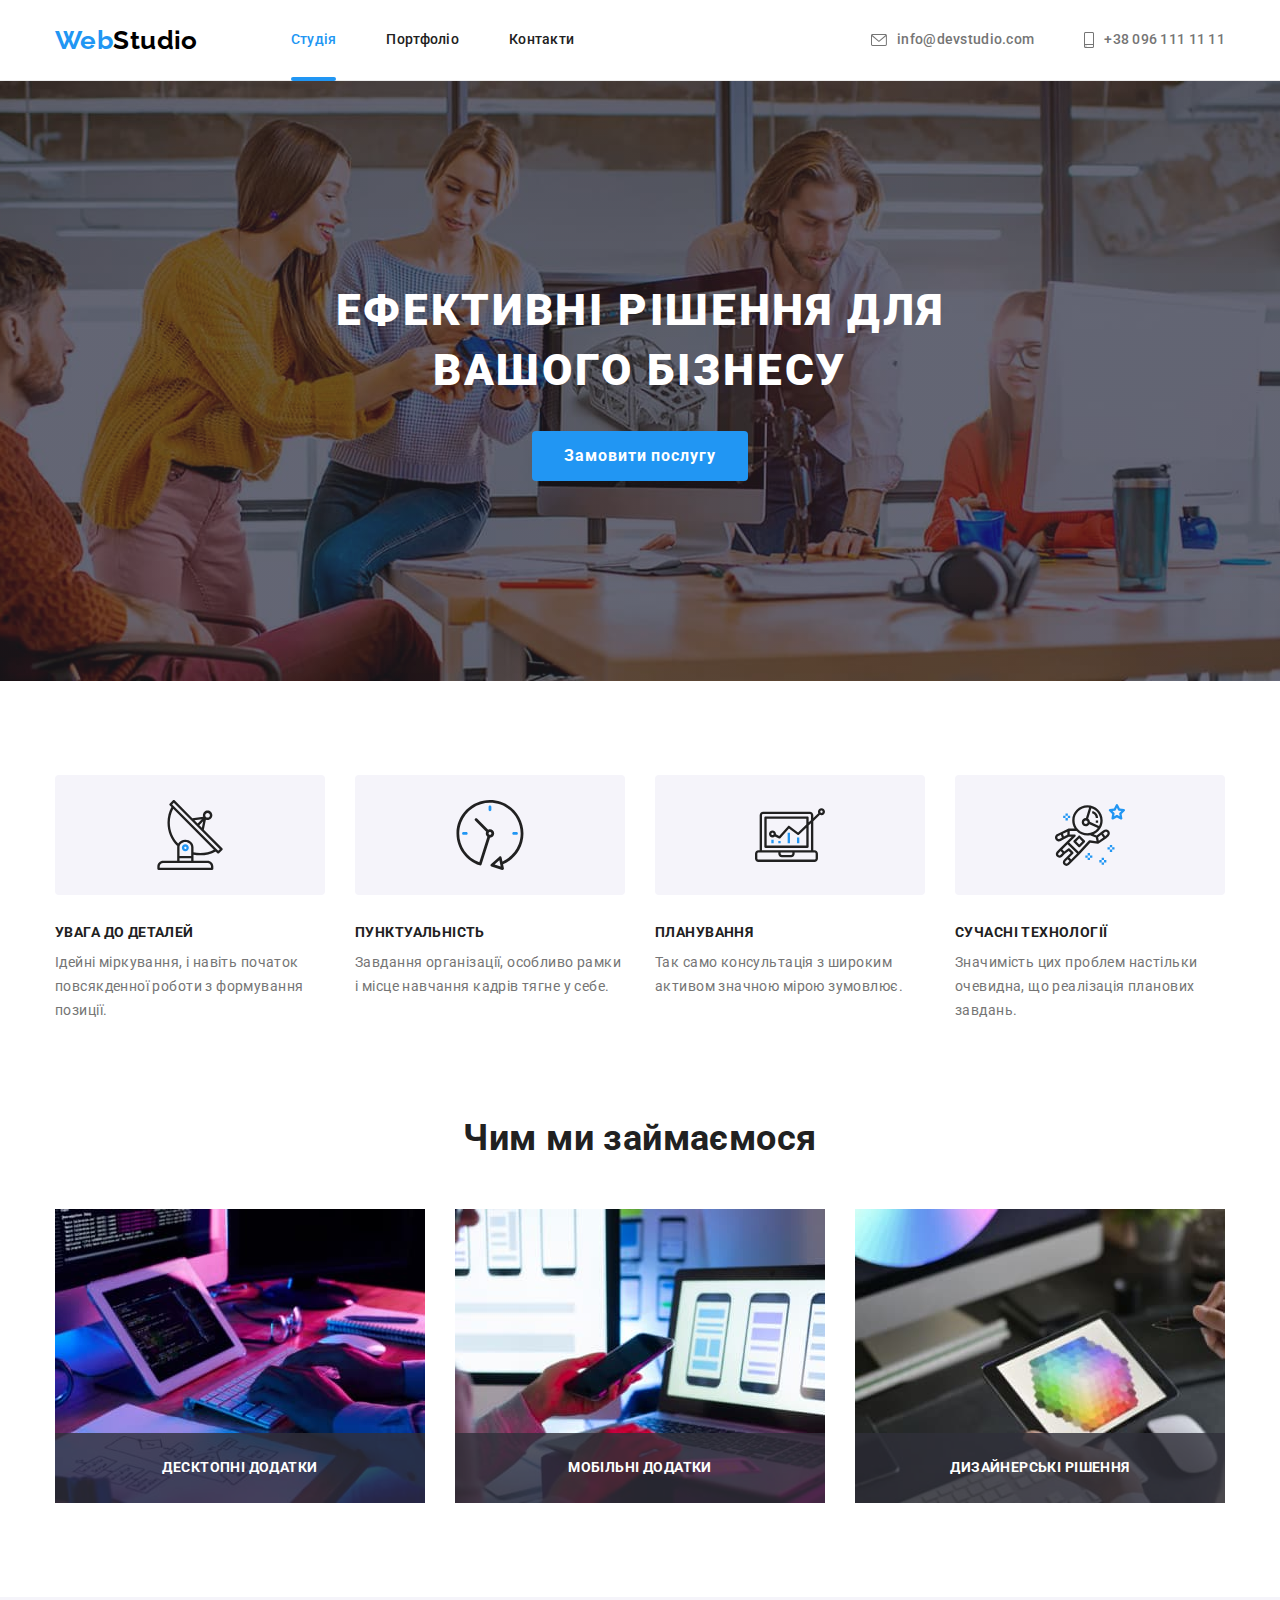
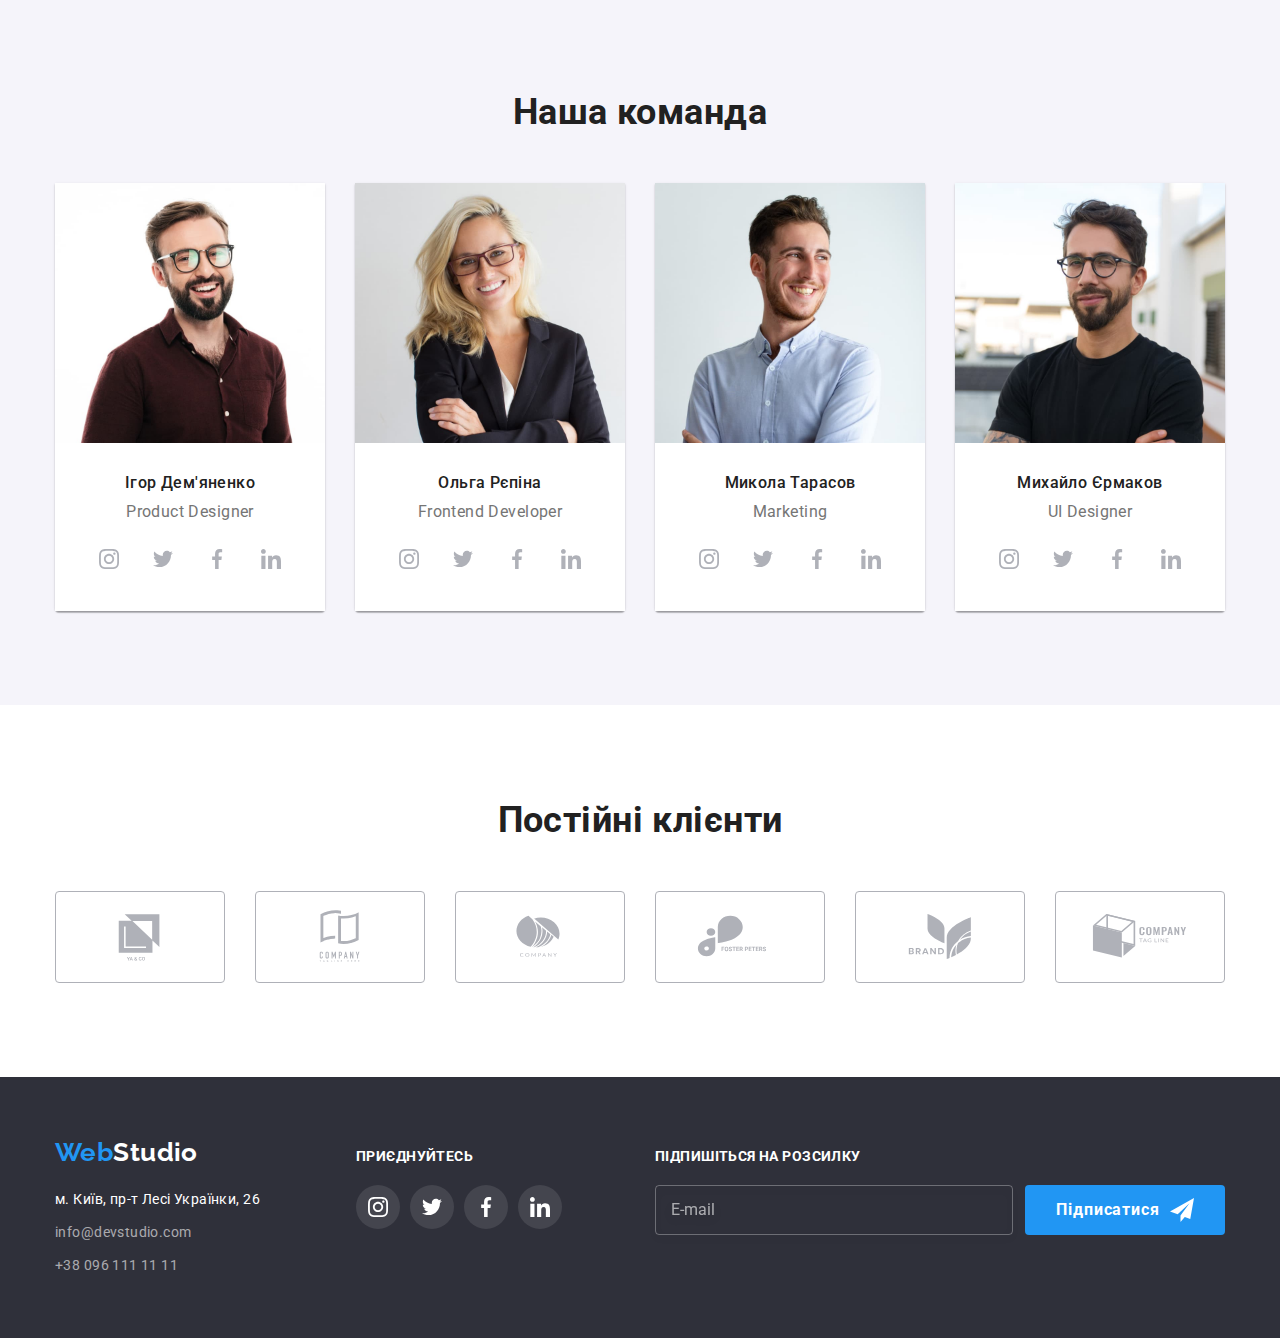
<file: index.html>
<!DOCTYPE html>
<html lang="uk">
  <head>
    <meta charset="UTF-8" />
    <meta http-equiv="X-UA-Compatible" content="IE=edge" />
    <meta name="viewport" content="width=device-width, initial-scale=1.0" />
    <title>Студія</title>
    <link
      rel="stylesheet"
      href="https://cdnjs.cloudflare.com/ajax/libs/modern-normalize/1.1.0/modern-normalize.min.css"
    />
    <link rel="preconnect" href="https://fonts.googleapis.com" />
    <link rel="preconnect" href="https://fonts.gstatic.com" crossorigin />
    <link
      href="https://fonts.googleapis.com/css2?family=Raleway:wght@700&family=Roboto:wght@400;500;700;900&display=swap"
      rel="stylesheet"
    />
    <link rel="stylesheet" href="./css/styles.css" />
  </head>
  <body>
    <header class="header">
      <div class="container header-wrap">
        <nav class="nav">
          <a class="logo" href="./index.html" lang="en"><span>Web</span>Studio</a>
          <ul class="list site-nav">
            <li class="nav-item">
              <a class="link nav-link current" href="./index.html">Студія</a>
            </li>
            <li class="nav-item"><a class="link nav-link" href="./portfolio.html">Портфоліо</a></li>
            <li class="nav-item"><a class="link nav-link" href="">Контакти</a></li>
          </ul>
        </nav>

        <ul class="list header-contacts">
          <li class="contacts-item">
            <a
              class="link contacts-link"
              href="mailto:info@devstudio.com"
              aria-label="mail"
              lang="en"
            >
              <svg class="contacts-icon" width="16" height="12">
                <use href="./images/icons.svg#envelope"></use>
              </svg>
              info@devstudio.com</a
            >
          </li>
          <li class="contacts-item">
            <a class="link contacts-link" href="tel:+380961111111" area-label="phone">
              <svg class="contacts-icon" width="10" height="16">
                <use href="./images/icons.svg#smartphone"></use>
              </svg>
              +38 096 111 11 11</a
            >
          </li>
        </ul>
      </div>
    </header>

    <main>
      <!-- Hero -->

      <section class="section hero">
        <div class="hero-wrap">
          <h1 class="hero-title">Ефективні рішення для вашого бізнесу</h1>
          <button class="hero-btn" type="button" data-modal-open>Замовити послугу</button>
        </div>
      </section>

      <!-- Benefits -->

      <section class="section benefits">
        <div class="container benefits-wrap">
          <h2 class="benefits-title">Особливості</h2>
          <ul class="list benefits-list">
            <li class="benefits-item">
              <div class="benefits-icon-wrap">
                <svg class="benefits-icon" width="70" height="70">
                  <use href="./images/icons.svg#antenna"></use>
                </svg>
              </div>
              <h3 class="title benefits-subtitle">УВАГА ДО ДЕТАЛЕЙ</h3>
              <p>Ідейні міркування, і навіть початок повсякденної роботи з формування позиції.</p>
            </li>
            <li class="benefits-item">
              <div class="benefits-icon-wrap">
                <svg class="benefits-icon" width="70" height="70">
                  <use href="./images/icons.svg#clock"></use>
                </svg>
              </div>
              <h3 class="title benefits-subtitle">ПУНКТУАЛЬНІСТЬ</h3>
              <p>Завдання організації, особливо рамки і місце навчання кадрів тягне у себе.</p>
            </li>
            <li class="benefits-item">
              <div class="benefits-icon-wrap">
                <svg class="benefits-icon" width="70" height="70">
                  <use href="./images/icons.svg#diagram"></use>
                </svg>
              </div>
              <h3 class="title benefits-subtitle">ПЛАНУВАННЯ</h3>
              <p>Так само консультація з широким активом значною мірою зумовлює.</p>
            </li>
            <li class="benefits-item">
              <div class="benefits-icon-wrap">
                <svg class="benefits-icon" width="70" height="70">
                  <use href="./images/icons.svg#astronaut"></use>
                </svg>
              </div>
              <h3 class="title benefits-subtitle">СУЧАСНІ ТЕХНОЛОГІЇ</h3>
              <p>Значимість цих проблем настільки очевидна, що реалізація планових завдань.</p>
            </li>
          </ul>
        </div>
      </section>

      <!-- Examples -->

      <section class="section examples">
        <div class="container examples-wrap">
          <h2 class="examples-title">Чим ми займаємося</h2>
          <ul class="list examples-list">
            <li>
              <div class="examples-thumb">
                <img src="./images/layout.jpg" alt="Верстка" width="370" />
                <p class="examples-thumb-text">Десктопні додатки</p>
              </div>
            </li>
            <li>
              <div class="examples-thumb">
                <img src="./images/design.jpg" alt="Дизайн" width="370" />
                <p class="examples-thumb-text">Мобільні додатки</p>
              </div>
            </li>
            <li>
              <div class="examples-thumb">
                <img src="./images/styles.jpg" alt="Стилізація" width="370" />
                <p class="examples-thumb-text">Дизайнерські рішення</p>
              </div>
            </li>
          </ul>
        </div>
      </section>

      <!-- Team -->

      <section class="section team">
        <div class="container team-wrap">
          <h2 class="team-title">Наша команда</h2>
          <ul class="list team-list">
            <li class="team-item">
              <img src="./images/igor.jpg" alt="Портрет Ігор Дем'яненко" width="270" />
              <div class="team-members-wrap">
                <h3 class="title team-subtitle">Ігор Дем'яненко</h3>
                <p class="text team-text" lang="en">Product Designer</p>
                <ul class="social-list">
                  <li class="social-item">
                    <a
                      class="social-link"
                      href="https://www.instagram.com/"
                      target="_blank"
                      rel="noopener noreferrer"
                      area-label="instagram"
                    >
                      <svg class="social-icon" width="20" height="20">
                        <use href="./images/icons.svg#instagram"></use>
                      </svg>
                    </a>
                  </li>
                  <li class="social-item">
                    <a
                      class="social-link"
                      href="https://www.twitter.com/"
                      target="_blank"
                      rel="noopener noreferrer"
                      area-label="twitter"
                    >
                      <svg class="social-icon" width="20" height="20">
                        <use href="./images/icons.svg#twitter"></use>
                      </svg>
                    </a>
                  </li>
                  <li class="social-item">
                    <a
                      class="social-link"
                      href="https://www.facebook.com/"
                      target="_blank"
                      rel="noopener noreferrer"
                      area-label="facebook"
                    >
                      <svg class="social-icon" width="20" height="20">
                        <use href="./images/icons.svg#facebook"></use>
                      </svg>
                    </a>
                  </li>
                  <li class="social-item">
                    <a
                      class="social-link"
                      href="https://www.linkedin.com/"
                      target="_blank"
                      rel="noopener noreferrer"
                      area-label="linkedin"
                    >
                      <svg class="social-icon" width="20" height="20">
                        <use href="./images/icons.svg#linkedin"></use>
                      </svg>
                    </a>
                  </li>
                </ul>
              </div>
            </li>
            <li class="team-item">
              <img src="./images/olga.jpg" alt="Портрет Ольга Рєпіна" width="270" />
              <div class="team-members-wrap">
                <h3 class="title team-subtitle">Ольга Рєпіна</h3>
                <p class="text team-text" lang="en">Frontend Developer</p>
                <ul class="social-list">
                  <li class="social-item">
                    <a
                      class="social-link"
                      href="https://www.instagram.com/"
                      target="_blank"
                      rel="noopener noreferrer"
                      area-label="instagram"
                    >
                      <svg class="social-icon" width="20" height="20">
                        <use href="./images/icons.svg#instagram"></use>
                      </svg>
                    </a>
                  </li>
                  <li class="social-item">
                    <a
                      class="social-link"
                      href="https://www.twitter.com/"
                      target="_blank"
                      rel="noopener noreferrer"
                      area-label="twitter"
                    >
                      <svg class="social-icon" width="20" height="20">
                        <use href="./images/icons.svg#twitter"></use>
                      </svg>
                    </a>
                  </li>
                  <li class="social-item">
                    <a
                      class="social-link"
                      href="https://www.facebook.com/"
                      target="_blank"
                      rel="noopener noreferrer"
                      area-label="facebook"
                    >
                      <svg class="social-icon" width="20" height="20">
                        <use href="./images/icons.svg#facebook"></use>
                      </svg>
                    </a>
                  </li>
                  <li class="social-item">
                    <a
                      class="social-link"
                      href="https://www.linkedin.com/"
                      target="_blank"
                      rel="noopener noreferrer"
                      area-label="linkedin"
                    >
                      <svg class="social-icon" width="20" height="20">
                        <use href="./images/icons.svg#linkedin"></use>
                      </svg>
                    </a>
                  </li>
                </ul>
              </div>
            </li>
            <li class="team-item">
              <img src="./images/mykola.jpg" alt="Портрет Микола Тарасов" width="270" />
              <div class="team-members-wrap">
                <h3 class="title team-subtitle">Микола Тарасов</h3>
                <p class="text team-text" lang="en">Marketing</p>
                <ul class="social-list">
                  <li class="social-item">
                    <a
                      class="social-link"
                      href="https://www.instagram.com/"
                      target="_blank"
                      rel="noopener noreferrer"
                      area-label="instagram"
                    >
                      <svg class="social-icon" width="20" height="20">
                        <use href="./images/icons.svg#instagram"></use>
                      </svg>
                    </a>
                  </li>
                  <li class="social-item">
                    <a
                      class="social-link"
                      href="https://www.twitter.com/"
                      target="_blank"
                      rel="noopener noreferrer"
                      area-label="twitter"
                    >
                      <svg class="social-icon" width="20" height="20">
                        <use href="./images/icons.svg#twitter"></use>
                      </svg>
                    </a>
                  </li>
                  <li class="social-item">
                    <a
                      class="social-link"
                      href="https://www.facebook.com/"
                      target="_blank"
                      rel="noopener noreferrer"
                      area-label="facebook"
                    >
                      <svg class="social-icon" width="20" height="20">
                        <use href="./images/icons.svg#facebook"></use>
                      </svg>
                    </a>
                  </li>
                  <li class="social-item">
                    <a
                      class="social-link"
                      href="https://www.linkedin.com/"
                      target="_blank"
                      rel="noopener noreferrer"
                      area-label="linkedin"
                    >
                      <svg class="social-icon" width="20" height="20">
                        <use href="./images/icons.svg#linkedin"></use>
                      </svg>
                    </a>
                  </li>
                </ul>
              </div>
            </li>
            <li class="team-item">
              <img src="./images/mykhaylo.jpg" alt="Портрет Михайло Єрмаков" width="270" />
              <div class="team-members-wrap">
                <h3 class="title team-subtitle">Михайло Єрмаков</h3>
                <p class="text team-text" lang="en">UI Designer</p>
                <ul class="social-list">
                  <li class="social-item">
                    <a
                      class="social-link"
                      href="https://www.instagram.com/"
                      target="_blank"
                      rel="noopener noreferrer"
                      area-label="instagram"
                    >
                      <svg class="social-icon" width="20" height="20">
                        <use href="./images/icons.svg#instagram"></use>
                      </svg>
                    </a>
                  </li>
                  <li class="social-item">
                    <a
                      class="social-link"
                      href="https://www.twitter.com/"
                      target="_blank"
                      rel="noopener noreferrer"
                      area-label="twitter"
                    >
                      <svg class="social-icon" width="20" height="20">
                        <use href="./images/icons.svg#twitter"></use>
                      </svg>
                    </a>
                  </li>
                  <li class="social-item">
                    <a
                      class="social-link"
                      href="https://www.facebook.com/"
                      target="_blank"
                      rel="noopener noreferrer"
                      area-label="facebook"
                    >
                      <svg class="social-icon" width="20" height="20">
                        <use href="./images/icons.svg#facebook"></use>
                      </svg>
                    </a>
                  </li>
                  <li class="social-item">
                    <a
                      class="social-link"
                      href="https://www.linkedin.com/"
                      target="_blank"
                      rel="noopener noreferrer"
                      area-label="linkedin"
                    >
                      <svg class="social-icon" width="20" height="20">
                        <use href="./images/icons.svg#linkedin"></use>
                      </svg>
                    </a>
                  </li>
                </ul>
              </div>
            </li>
          </ul>
        </div>
      </section>

      <!-- Clients -->

      <section class="section clients">
        <div class="container clients-wrap">
          <h2 class="clients-title">Постійні клієнти</h2>
          <ul class="clients-list">
            <li class="clients-item">
              <a class="clients-link" href="" area-label="client1">
                <svg class="clients-icon" width="106" height="60">
                  <use href="./images/icons.svg#logo1"></use>
                </svg>
              </a>
            </li>
            <li class="clients-item">
              <a class="clients-link" href="" area-label="client2">
                <svg class="clients-icon" width="106" height="60">
                  <use href="./images/icons.svg#logo2"></use>
                </svg>
              </a>
            </li>
            <li class="clients-item">
              <a class="clients-link" href="" area-label="client3">
                <svg class="clients-icon" width="106" height="60">
                  <use href="./images/icons.svg#logo3"></use>
                </svg>
              </a>
            </li>
            <li class="clients-item">
              <a class="clients-link" href="" area-label="client4">
                <svg class="clients-icon" width="106" height="60">
                  <use href="./images/icons.svg#logo4"></use>
                </svg>
              </a>
            </li>
            <li class="clients-item">
              <a class="clients-link" href="" area-label="client5">
                <svg class="clients-icon" width="106" height="60">
                  <use href="./images/icons.svg#logo5"></use>
                </svg>
              </a>
            </li>
            <li class="clients-item">
              <a class="clients-link" href="" area-label="client6">
                <svg class="clients-icon" width="106" height="60">
                  <use href="./images/icons.svg#logo6"></use>
                </svg>
              </a>
            </li>
          </ul>
        </div>
      </section>
    </main>

    <footer class="footer">
      <div class="container footer-wrap">
        <div class="footer-address-wrap">
          <a class="logo" href="./index.html" lang="en"><span>Web</span>Studio</a>
          <address>
            <ul class="list footer-list">
              <li class="footer-list-item">
                <a
                  class="location"
                  href="https://goo.gl/maps/Taf8EiEHnWQmHK9a6"
                  target="_blank"
                  rel="noopener noreferrer"
                  >м. Київ, пр-т Лесі Українки, 26</a
                >
              </li>
              <li class="footer-list-item">
                <a class="link" href="mailto:info@devstudio.com" lang="en">info@devstudio.com</a>
              </li>
              <li class="footer-list-item">
                <a class="link" href="tel:+380961111111">+38 096 111 11 11</a>
              </li>
            </ul>
          </address>
        </div>
        <div class="footer-social-wrap">
          <p class="footer-text">приєднуйтесь</p>
          <ul class="footer-social-list">
            <li class="footer-social-item">
              <a
                class="footer-social-link"
                href="https://www.instagram.com/"
                target="_blank"
                rel="noopener noreferrer"
                area-label="instagram"
              >
                <svg class="footer-social-icon" width="20" height="20">
                  <use href="./images/icons.svg#instagram"></use>
                </svg>
              </a>
            </li>
            <li class="footer-social-item">
              <a
                class="footer-social-link"
                href="https://www.twitter.com/"
                target="_blank"
                rel="noopener noreferrer"
                area-label="twitter"
              >
                <svg class="footer-social-icon" width="20" height="20">
                  <use href="./images/icons.svg#twitter"></use>
                </svg>
              </a>
            </li>
            <li class="footer-social-item">
              <a
                class="footer-social-link"
                href="https://www.facebook.com/"
                target="_blank"
                rel="noopener noreferrer"
                area-label="facebook"
              >
                <svg class="footer-social-icon" width="20" height="20">
                  <use href="./images/icons.svg#facebook"></use>
                </svg>
              </a>
            </li>
            <li class="footer-social-item">
              <a
                class="footer-social-link"
                href="https://www.linkedin.com/"
                target="_blank"
                rel="noopener noreferrer"
                area-label="linkedin"
              >
                <svg class="footer-social-icon" width="20" height="20">
                  <use href="./images/icons.svg#linkedin"></use>
                </svg>
              </a>
            </li>
          </ul>
        </div>
        <div class="footer-form-wrap">
          <p class="footer-text">підпишіться на розсилку</p>
          <form class="footer-form">
            <div class="footer-form-inner">
              <label class="footer-label" for="email"></label>
              <input
                class="footer-input"
                type="email"
                name="email"
                id="email"
                placeholder="E-mail"
              />
            </div>
            <button class="footer-form-btn" type="submit">
              <p class="footer-form-btn-text">Підписатися</p>
              <svg class="footer-form-icon" width="24" height="24">
                <use href="./images/icons.svg#airplane"></use>
              </svg>
            </button>
          </form>
        </div>
      </div>
    </footer>

    <!-- Modal -->

    <div class="backdrop is-hidden" data-modal>
      <div class="modal">
        <button class="modal-btn-close" type="button" data-modal-close>
          <svg class="modal-close" width="18" height="18">
            <use href="./images/icons.svg#cross"></use>
          </svg>
        </button>
        <h2 class="modal-title">Залиште свої дані, ми вам передзвонимо</h2>
        <form action="" class="modal-form">
          <div class="modal-form-group">
            <label class="modal-form-label" for="name">Ім'я</label>
            <div class="modal-input-wrap">
              <input class="modal-form-input" type="text" name="name" id="name" />
              <svg class="modal-form-icon" width="18" height="18">
                <use href="./images/icons.svg#person"></use>
              </svg>
            </div>
          </div>
          <div class="modal-form-group">
            <label class="modal-form-label" for="tel">Телефон</label>
            <div class="modal-input-wrap">
              <input class="modal-form-input" type="tel" name="tel" id="tel" />
              <svg class="modal-form-icon" width="18" height="18">
                <use href="./images/icons.svg#phone"></use>
              </svg>
            </div>
          </div>
          <div class="modal-form-group">
            <label class="modal-form-label" for="mail">Пошта</label>
            <div class="modal-input-wrap">
              <input class="modal-form-input" type="email" name="mail" id="mail" />
              <svg class="modal-form-icon" width="18" height="18">
                <use href="./images/icons.svg#email"></use>
              </svg>
            </div>
          </div>
          <div class="modal-form-group">
            <label class="modal-form-comment" for="comment">Коментар</label>
            <textarea
              class="modal-form-text"
              name="comment"
              id="comment"
              placeholder="Введіть текст"
            ></textarea>
          </div>
          <div class="modal-chekbox-wrap">
            <input class="modal-chekbox-input" type="checkbox" name="chek" id="chek" />
            <label class="modal-chekbox-label" for="chek">
              <svg class="modal-chekbox-icon" width="16" height="15">
                <use href="./images/icons.svg#chek"></use>
              </svg>
              <span>Погоджуюся з розсилкою та приймаю</span>
              <a class="modal-chekbox-link" href="">Умови договору</a>
            </label>
          </div>
          <div class="modal-form-inner">
            <button class="modal-form-btn" type="submit">Відправити</button>
          </div>
        </form>
      </div>
    </div>

    <script src="./js/modal.js"></script>
  </body>
</html>
</file>
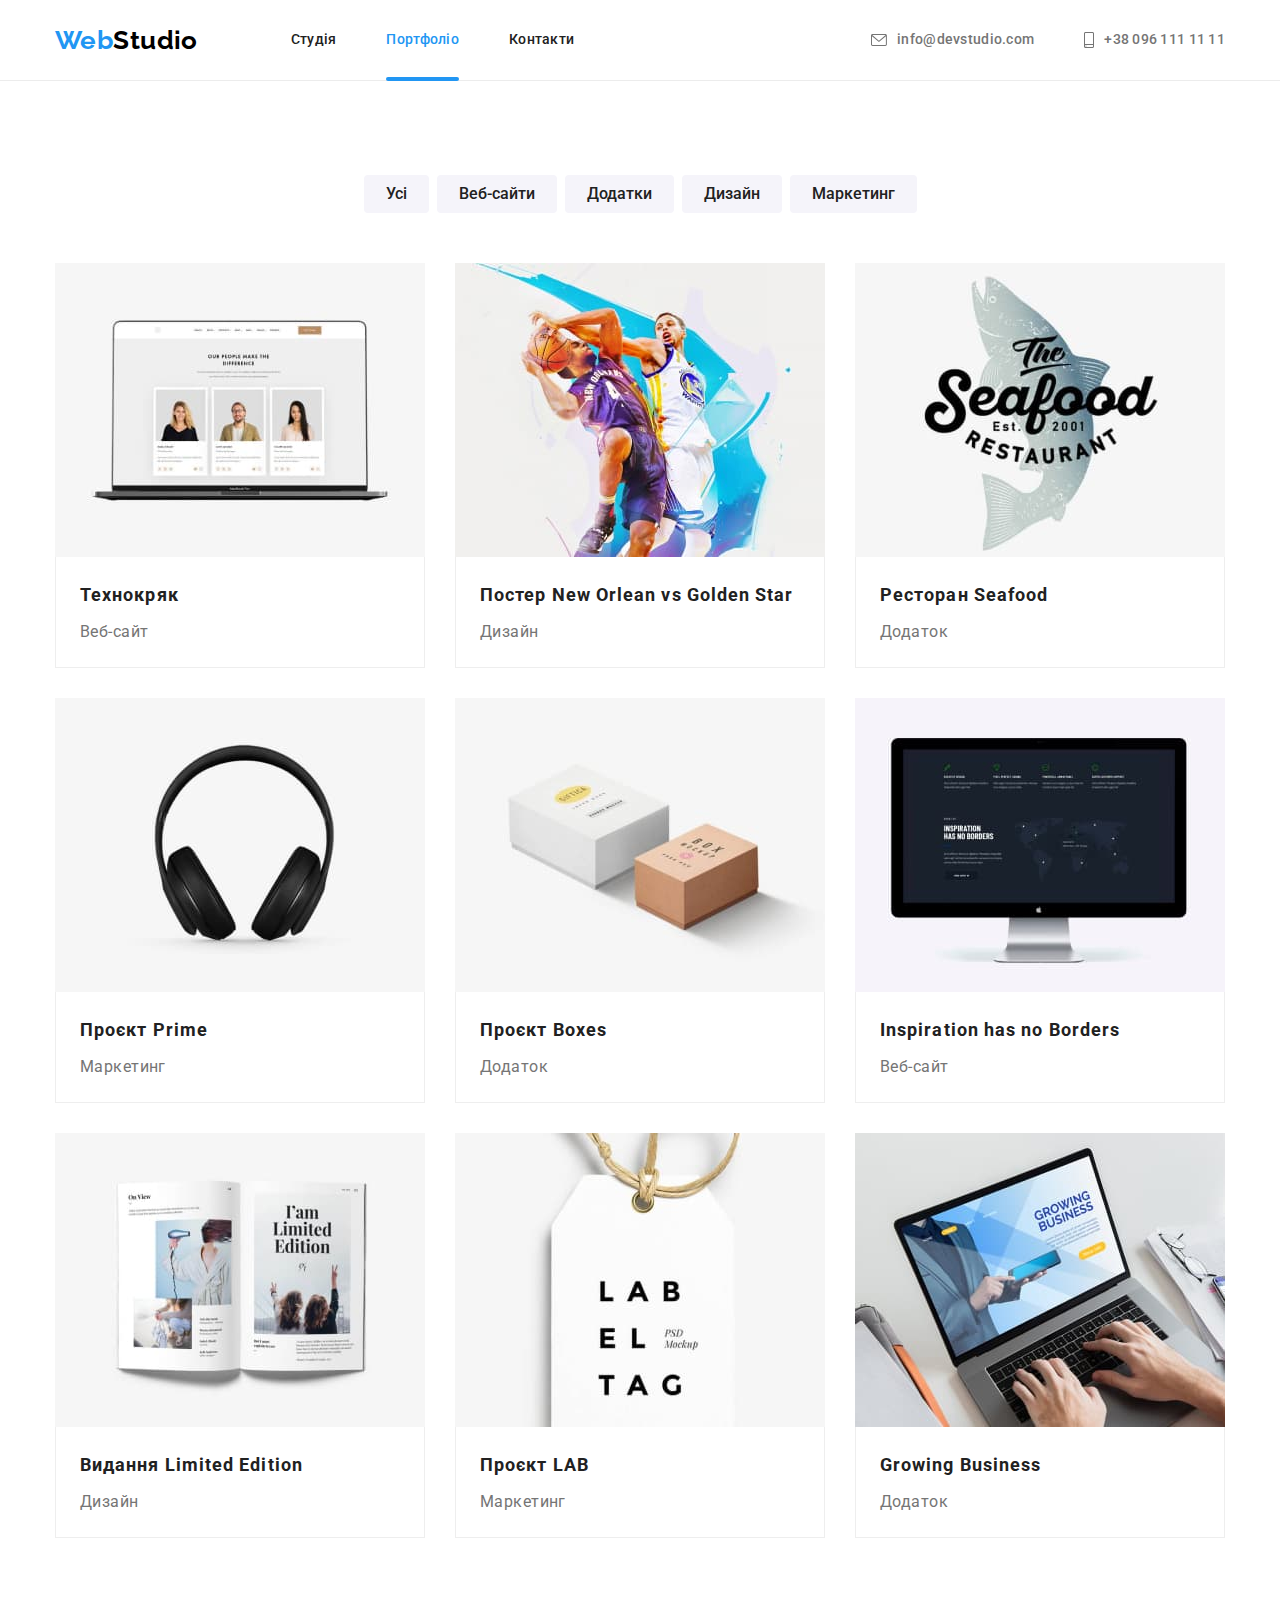
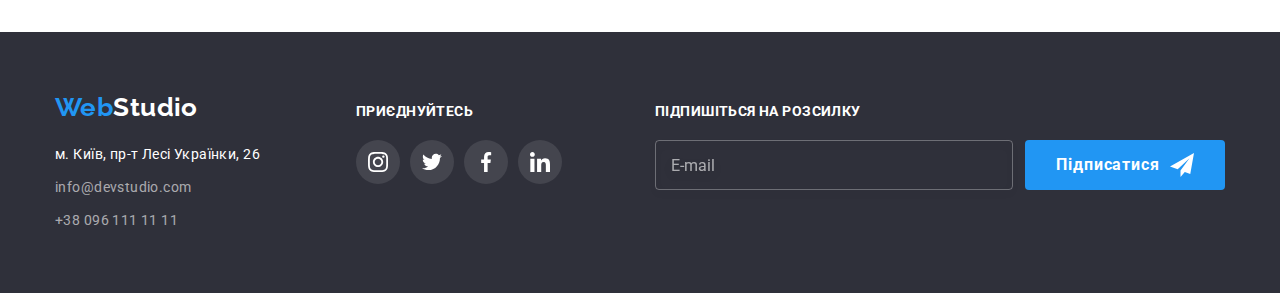
<file: portfolio.html>
<!DOCTYPE html>
<html lang="uk">
  <head>
    <meta charset="UTF-8" />
    <meta http-equiv="X-UA-Compatible" content="IE=edge" />
    <meta name="viewport" content="width=device-width, initial-scale=1.0" />
    <title>Студія</title>
    <link
      rel="stylesheet"
      href="https://cdnjs.cloudflare.com/ajax/libs/modern-normalize/1.1.0/modern-normalize.min.css"
    />
    <link rel="preconnect" href="https://fonts.googleapis.com" />
    <link rel="preconnect" href="https://fonts.gstatic.com" crossorigin />
    <link
      href="https://fonts.googleapis.com/css2?family=Raleway:wght@700&family=Roboto:wght@400;500;700;900&display=swap"
      rel="stylesheet"
    />
    <link rel="stylesheet" href="./css/styles.css" />
  </head>
  <body>
    <header class="header">
      <div class="container header-wrap">
        <nav class="nav">
          <a class="logo" href="./index.html" lang="en"><span>Web</span>Studio</a>
          <ul class="list site-nav">
            <li class="nav-item"><a class="link nav-link" href="./index.html">Студія</a></li>
            <li class="nav-item">
              <a class="link nav-link current" href="./portfolio.html">Портфоліо</a>
            </li>
            <li class="nav-item"><a class="link nav-link" href="">Контакти</a></li>
          </ul>
        </nav>

        <ul class="list header-contacts">
          <li class="contacts-item">
            <a
              class="link contacts-link"
              href="mailto:info@devstudio.com"
              aria-label="mail"
              lang="en"
            >
              <svg class="contacts-icon" width="16" height="12">
                <use href="./images/icons.svg#envelope"></use>
              </svg>
              info@devstudio.com</a
            >
          </li>
          <li class="contacts-item">
            <a class="link contacts-link" href="tel:+380961111111">
              <svg class="contacts-icon" width="10" height="16">
                <use href="./images/icons.svg#smartphone"></use>
              </svg>
              +38 096 111 11 11</a
            >
          </li>
        </ul>
      </div>
    </header>

    <main>
      <!-- Filter -->

      <section class="section portfolio">
        <div class="container portfolio-filter-wrap">
          <h1 class="portfolio-main-title">Портфоліо</h1>
          <ul class="list filter-list">
            <li><button type="button" class="filter-btn">Усі</button></li>
            <li><button type="button" class="filter-btn">Веб-сайти</button></li>
            <li><button type="button" class="filter-btn">Додатки</button></li>
            <li><button type="button" class="filter-btn">Дизайн</button></li>
            <li><button type="button" class="filter-btn">Маркетинг</button></li>
          </ul>
        </div>

        <!-- Portfolio -->

        <div class="container portfolio-list-wrap">
          <ul class="list portfolio-list">
            <li class="portfolio-item">
              <a class="link portfolio-link" href="">
                <div class="portfolio-overlay">
                  <img src="./images/technocryack.jpg" alt="Макбук з фото команди" width="370" />
                  <p class="portfolio-overlay-text">
                    Ресурс пропонує комплексні пропозиції з різним рівнем функціоналу та сервісів.
                    Все це дозволить відвідувачу отримати вичерпні відомості про компанію чи
                    приватну особу.
                  </p>
                </div>
                <div class="portfolio-item-inner">
                  <h2 class="title portfolio-title">Технокряк</h2>
                  <p class="text">Веб-сайт</p>
                </div>
              </a>
            </li>
            <li class="portfolio-item">
              <a class="link portfolio-link" href="">
                <div class="portfolio-overlay">
                  <img src="./images/poster.jpg" alt="Баскетболісти в боротьбі" width="370" />
                  <p class="portfolio-overlay-text">
                    Ресурс пропонує комплексні пропозиції з різним рівнем функціоналу та сервісів.
                    Все це дозволить відвідувачу отримати вичерпні відомості про компанію чи
                    приватну особу.
                  </p>
                </div>
                <div class="portfolio-item-inner">
                  <h2 class="title portfolio-title">
                    Постер <span lang="en">New Orlean vs Golden Star</span>
                  </h2>
                  <p class="text">Дизайн</p>
                </div>
              </a>
            </li>
            <li class="portfolio-item">
              <a class="link portfolio-link" href="">
                <div class="portfolio-overlay">
                  <img src="./images/restaurant.jpg" alt="Логотип ресторану" width="370" />
                  <p class="portfolio-overlay-text">
                    Ресурс пропонує комплексні пропозиції з різним рівнем функціоналу та сервісів.
                    Все це дозволить відвідувачу отримати вичерпні відомості про компанію чи
                    приватну особу.
                  </p>
                </div>
                <div class="portfolio-item-inner">
                  <h2 class="title portfolio-title">Ресторан <span lang="en">Seafood</span></h2>
                  <p class="text">Додаток</p>
                </div>
              </a>
            </li>
            <li class="portfolio-item">
              <a class="link portfolio-link" href="">
                <div class="portfolio-overlay">
                  <img src="./images/project-prime.jpg" alt="Навушники" width="370" />
                  <p class="portfolio-overlay-text">
                    Ресурс пропонує комплексні пропозиції з різним рівнем функціоналу та сервісів.
                    Все це дозволить відвідувачу отримати вичерпні відомості про компанію чи
                    приватну особу.
                  </p>
                </div>
                <div class="portfolio-item-inner">
                  <h2 class="title portfolio-title">Проєкт <span lang="en">Prime</span></h2>
                  <p class="text">Маркетинг</p>
                </div>
              </a>
            </li>
            <li class="portfolio-item">
              <a class="link portfolio-link" href="">
                <div class="portfolio-overlay">
                  <img src="./images/project-boxes.jpg" alt="Дві картонні коробки" width="370" />
                  <p class="portfolio-overlay-text">
                    Ресурс пропонує комплексні пропозиції з різним рівнем функціоналу та сервісів.
                    Все це дозволить відвідувачу отримати вичерпні відомості про компанію чи
                    приватну особу.
                  </p>
                </div>
                <div class="portfolio-item-inner">
                  <h2 class="title portfolio-title">Проєкт <span lang="en">Boxes</span></h2>
                  <p class="text">Додаток</p>
                </div>
              </a>
            </li>
            <li class="portfolio-item">
              <a class="link portfolio-link" href="">
                <div class="portfolio-overlay">
                  <img src="./images/inspiration.jpg" alt="iMac" width="370" />
                  <p class="portfolio-overlay-text">
                    Ресурс пропонує комплексні пропозиції з різним рівнем функціоналу та сервісів.
                    Все це дозволить відвідувачу отримати вичерпні відомості про компанію чи
                    приватну особу.
                  </p>
                </div>
                <div class="portfolio-item-inner">
                  <h2 class="title portfolio-title" lang="en">Inspiration has no Borders</h2>
                  <p class="text">Веб-сайт</p>
                </div>
              </a>
            </li>
            <li class="portfolio-item">
              <a class="link portfolio-link" href="">
                <div class="portfolio-overlay">
                  <img src="./images/edition.jpg" alt="Журнал" width="370" />
                  <p class="portfolio-overlay-text">
                    Ресурс пропонує комплексні пропозиції з різним рівнем функціоналу та сервісів.
                    Все це дозволить відвідувачу отримати вичерпні відомості про компанію чи
                    приватну особу.
                  </p>
                </div>
                <div class="portfolio-item-inner">
                  <h2 class="title portfolio-title">
                    Видання <span lang="en">Limited Edition</span>
                  </h2>
                  <p class="text">Дизайн</p>
                </div>
              </a>
            </li>
            <li class="portfolio-item">
              <a class="link portfolio-link" href="">
                <div class="portfolio-overlay">
                  <img src="./images/project-lab.jpg" alt="Етикетка" width="370" />
                  <p class="portfolio-overlay-text">
                    Ресурс пропонує комплексні пропозиції з різним рівнем функціоналу та сервісів.
                    Все це дозволить відвідувачу отримати вичерпні відомості про компанію чи
                    приватну особу.
                  </p>
                </div>
                <div class="portfolio-item-inner">
                  <h2 class="title portfolio-title">Проєкт <span lang="en">LAB</span></h2>
                  <p class="text">Маркетинг</p>
                </div>
              </a>
            </li>
            <li class="portfolio-item">
              <a class="link portfolio-link" href="">
                <div class="portfolio-overlay">
                  <img src="./images/growing-business.jpg" alt="Ноутбук" width="370" />
                  <p class="portfolio-overlay-text">
                    Ресурс пропонує комплексні пропозиції з різним рівнем функціоналу та сервісів.
                    Все це дозволить відвідувачу отримати вичерпні відомості про компанію чи
                    приватну особу.
                  </p>
                </div>
                <div class="portfolio-item-inner">
                  <h2 class="title portfolio-title" lang="en">Growing Business</h2>
                  <p class="text">Додаток</p>
                </div>
              </a>
            </li>
          </ul>
        </div>
      </section>
    </main>

    <footer class="footer">
      <div class="container footer-wrap">
        <div class="footer-address-wrap">
          <a class="logo" href="./index.html" lang="en"><span>Web</span>Studio</a>
          <address>
            <ul class="list footer-list">
              <li class="footer-list-item">
                <a
                  class="location"
                  href="https://goo.gl/maps/Taf8EiEHnWQmHK9a6"
                  target="_blank"
                  rel="noopener noreferrer"
                  >м. Київ, пр-т Лесі Українки, 26</a
                >
              </li>
              <li class="footer-list-item">
                <a class="link" href="mailto:info@devstudio.com" lang="en">info@devstudio.com</a>
              </li>
              <li class="footer-list-item">
                <a class="link" href="tel:+380961111111">+38 096 111 11 11</a>
              </li>
            </ul>
          </address>
        </div>
        <div class="footer-social-wrap">
          <p class="footer-text">приєднуйтесь</p>
          <ul class="footer-social-list">
            <li class="footer-social-item">
              <a
                class="footer-social-link"
                href="https://www.instagram.com/"
                target="_blank"
                rel="noopener noreferrer"
                area-label="instagram"
              >
                <svg class="footer-social-icon" width="20" height="20">
                  <use href="./images/icons.svg#instagram"></use>
                </svg>
              </a>
            </li>
            <li class="footer-social-item">
              <a
                class="footer-social-link"
                href="https://www.twitter.com/"
                target="_blank"
                rel="noopener noreferrer"
                area-label="twitter"
              >
                <svg class="footer-social-icon" width="20" height="20">
                  <use href="./images/icons.svg#twitter"></use>
                </svg>
              </a>
            </li>
            <li class="footer-social-item">
              <a
                class="footer-social-link"
                href="https://www.facebook.com/"
                target="_blank"
                rel="noopener noreferrer"
                area-label="facebook"
              >
                <svg class="footer-social-icon" width="20" height="20">
                  <use href="./images/icons.svg#facebook"></use>
                </svg>
              </a>
            </li>
            <li class="footer-social-item">
              <a
                class="footer-social-link"
                href="https://www.linkedin.com/"
                target="_blank"
                rel="noopener noreferrer"
                area-label="linkedin"
              >
                <svg class="footer-social-icon" width="20" height="20">
                  <use href="./images/icons.svg#linkedin"></use>
                </svg>
              </a>
            </li>
          </ul>
        </div>
        <div class="footer-form-wrap">
          <p class="footer-text">підпишіться на розсилку</p>
          <form class="footer-form">
            <div class="footer-form-inner">
              <label class="footer-label" for="email"></label>
              <input
                class="footer-input"
                type="email"
                name="email"
                id="email"
                placeholder="E-mail"
              />
            </div>
            <button class="footer-form-btn" type="submit">
              <p class="footer-form-btn-text">Підписатися</p>
              <svg class="footer-form-icon" width="24" height="24">
                <use href="./images/icons.svg#airplane"></use>
              </svg>
            </button>
          </form>
        </div>
      </div>
    </footer>
  </body>
</html>
</file>
<file: css/styles.css>
/* основной цвет текста #212121 */
/* вторичный цвет текста #757575 */
/* акцент #2196F3 */
/* белый #ffffff */
/* вторичный цвет фона #F5F4FA */

:root {
  --primary-text-color: #757575;
  --title-text-color: #212121;
  --accent-color: #2196f3;
  --primary-white-color: #ffffff;
  --secondaru-bg-color: #f5f4fa;
  --social-link-color: #afb1b8;
  --cubic: cubic-bezier(0.4, 0, 0.2, 1);
}

ul {
  list-style: none;
  padding: 0;
  margin: 0;
}

a {
  text-decoration: none;
  color: inherit;
}

h1,
h2,
h3,
h4,
h5,
h6 {
  margin: 0;
}

p {
  margin: 0;
}

address {
  font-style: normal;
}

button {
  font-family: inherit;
  padding: 0;
  margin: 0;
}

img {
  display: block;
  max-width: 100%;
  height: auto;
}

body {
  font-family: Roboto, sans-serif;
  letter-spacing: 0.03em;
  font-size: 14px;
  line-height: 1.71;
  background-color: var(--primary-white-color);
  color: var(--primary-text-color);
}

.container {
  margin-left: auto;
  margin-right: auto;
  width: 1200px;
  padding-left: 15px;
  padding-right: 15px;
  /* outline: 2px solid tomato; */
}

.section {
  padding-top: 94px;
  padding-bottom: 94px;
}

/* Logo */

.logo {
  margin-right: 93px;

  font-family: Raleway, sans-serif;
  font-weight: 700;
  font-size: 26px;
  line-height: 1.19;
  color: #000000;
}

.logo > span {
  color: #2196f3;
}

/* Header */

.header {
  border-bottom: 1px solid #ececec;
}

.header-wrap {
  display: flex;
  align-items: center;
}

.nav {
  display: flex;
  align-items: center;
}

.site-nav {
  display: flex;

  font-weight: 500;
  font-size: 14px;
  line-height: 1.14;
  letter-spacing: 0.02em;
  color: var(--title-text-color);
}

.nav-item:not(:last-child) {
  margin-right: 50px;
}

.nav-link {
  display: block;
  padding-top: 32px;
  padding-bottom: 32px;
  position: relative;

  color: var(--title-text-color);

  transition: color 250ms var(--cubic);
}

.nav-link:hover,
.nav-link:focus {
  color: var(--accent-color);
}

.nav-link.current {
  color: var(--accent-color);
}

.current::after {
  display: block;
  content: '';
  position: absolute;
  left: 0;
  bottom: -1px;
  width: 100%;
  height: 4px;
  border-radius: 2px;
  background-color: var(--accent-color);
}

.header-contacts {
  display: flex;
  margin-left: auto;
}

.contacts-item:not(:last-child) {
  margin-right: 50px;
}

.contacts-link {
  display: flex;
  align-items: center;
  padding-top: 32px;
  padding-bottom: 32px;

  font-weight: 500;
  font-size: 14px;
  line-height: 1.14;
  letter-spacing: 0.02em;
  color: var(--primary-text-color);

  transition: color 250ms var(--cubic);
}

.contacts-link:hover,
.contacts-link:focus {
  color: var(--accent-color);
}

.contacts-icon {
  fill: currentColor;
  margin-right: 10px;
}

/* Hero */

.hero {
  margin: 0 auto;
  padding-top: 200px;
  padding-bottom: 200px;
  max-width: 1600px;

  background-image: linear-gradient(rgba(47, 48, 58, 0.4), rgba(47, 48, 58, 0.4)),
    url('../images/herobg.jpg');
  background-repeat: no-repeat;
  background-size: cover;
  background-position: center;
}

.hero-title {
  margin-left: auto;
  margin-right: auto;
  margin-bottom: 30px;
  width: 696px;

  font-weight: 900;
  font-size: 44px;
  line-height: 1.36;
  text-align: center;
  letter-spacing: 0.06em;
  text-transform: uppercase;
  color: var(--primary-white-color);
}

.hero-btn {
  display: flex;
  align-items: center;
  text-align: center;
  margin: auto;
  padding-top: 10px;
  padding-bottom: 10px;
  padding-right: 32px;
  padding-left: 32px;

  font-weight: 700;
  font-size: 16px;
  line-height: 1.88;
  letter-spacing: 0.06em;
  background-color: var(--accent-color);
  color: var(--primary-white-color);

  border-radius: 4px;
  border: none;
  cursor: pointer;
}

/* Benefits */

.benefits-title {
  display: none;
}

.benefits-list {
  display: flex;
  gap: 30px;
}

.benefits-item {
  width: 270px;
}

.benefits-icon-wrap {
  display: flex;
  justify-content: center;
  align-items: center;
  height: 120px;
  margin-bottom: 30px;

  background-color: var(--secondaru-bg-color);

  border-radius: 4px;
}

.benefits-subtitle {
  margin-bottom: 10px;

  font-weight: 700;
  font-size: 14px;
  line-height: 1.14;
  color: var(--title-text-color);
}

/* Examples */

.examples {
  padding-top: 0;
}

.examples-title {
  margin-bottom: 50px;

  font-weight: 700;
  font-size: 36px;
  line-height: 1.17;
  text-align: center;
  color: var(--title-text-color);
}

.examples-list {
  display: flex;
  gap: 30px;
}

.examples-thumb {
  position: relative;
  overflow: hidden;
}

.examples-thumb-text {
  padding-top: 27px;
  padding-bottom: 27px;
  width: 100%;
  position: absolute;
  bottom: 0;
  left: 0;
  margin: 0;

  background-color: rgba(47, 48, 58, 0.8);

  font-weight: 700;
  line-height: 1.14;
  text-align: center;
  text-transform: uppercase;
  color: var(--primary-white-color);
}

/* Team */

.team {
  padding-top: 94px;
  padding-bottom: 94px;
  background-color: #f5f4fa;
}

.team-title {
  margin-bottom: 50px;

  font-weight: 700;
  font-size: 36px;
  line-height: 1.17;
  text-align: center;
  color: var(--title-text-color);
}

.team-list {
  display: flex;
  gap: 30px;
}

.team-item {
  box-shadow: 0px 1px 3px rgba(0, 0, 0, 0.12), 0px 1px 1px rgba(0, 0, 0, 0.14),
    0px 2px 1px rgba(0, 0, 0, 0.2);
  border-radius: 0px 0px 4px 4px;
}

.team-members-wrap {
  padding-top: 30px;
  padding-bottom: 30px;
  text-align: center;

  background-color: #fff;
}

.team-subtitle {
  margin-bottom: 10px;

  font-weight: 500;
  font-size: 16px;
  line-height: 1.19;
  color: var(--title-text-color);
}

.team-text {
  margin-bottom: 16px;

  font-size: 16px;
  line-height: 1.19;
}

.social-list {
  display: flex;
  justify-content: center;
  align-items: center;
  gap: 10px;
}

.social-item {
  display: flex;
  justify-content: center;
  align-items: center;
}

.social-link {
  display: flex;
  justify-content: center;
  align-items: center;
  width: 44px;
  height: 44px;

  color: var(--social-link-color);

  border-radius: 50%;

  transition: color 250ms var(--cubic), background-color 250ms var(--cubic);
}

.social-icon {
  fill: currentColor;
  transition: fill 250ms var(--cubic);
}

.social-link:hover,
.social-link:focus {
  color: var(--primary-white-color);
  background-color: var(--accent-color);
}

/* Clients */

.clients-title {
  margin-bottom: 50px;

  font-weight: 700;
  font-size: 36px;
  line-height: 1.17;
  text-align: center;
  color: var(--title-text-color);
}

.clients-list {
  display: flex;
  gap: 30px;
}

.clients-link {
  display: flex;
  justify-content: center;
  align-items: center;
  width: 170px;
  height: 92px;

  color: var(--social-link-color);

  border: 1px solid var(--social-link-color);
  border-radius: 4px;

  transition: color 250ms var(--cubic), border 250ms var(--cubic);
}

.clients-link:hover,
.clients-link:focus {
  color: var(--accent-color);
  border: 1px solid var(--accent-color);
}

.clients-icon {
  fill: currentColor;
}

/* Footer */

.footer {
  padding-top: 60px;
  padding-bottom: 60px;

  background-color: #2f303a;
}

.footer-wrap {
  display: flex;
  align-items: baseline;
}

.footer-address-wrap {
  width: 231px;
  margin-right: 70px;
}

.footer .logo {
  display: inline-block;
  margin-bottom: 20px;

  color: var(--primary-white-color);
}

.footer-list-item:not(:last-child) {
  margin-bottom: 9px;
}

.location {
  color: var(--primary-white-color);

  transition: color 250ms var(--cubic);
}

.location:hover,
.location:focus {
  color: var(--accent-color);
}

.footer .link {
  color: rgba(255, 255, 255, 0.6);

  transition: color 250ms var(--cubic);
}

.footer .link:hover,
.footer .link:focus {
  color: var(--accent-color);
}

.footer-text {
  margin-bottom: 20px;

  font-weight: 700;
  line-height: 1.14;
  text-transform: uppercase;

  color: var(--primary-white-color);
}

.footer-social-list {
  display: flex;
  justify-content: flex-start;
  align-items: center;
  gap: 10px;
}

.footer-social-wrap {
  margin-right: 93px;
}

.footer-social-item {
  display: flex;
  justify-content: center;
  align-items: center;
}

.footer-social-link {
  display: flex;
  justify-content: center;
  align-items: center;
  width: 44px;
  height: 44px;

  color: var(--primary-white-color);
  background: rgba(255, 255, 255, 0.1);

  border-radius: 50%;

  transition: color 250ms var(--cubic), background-color 250ms var(--cubic);
}

.footer-social-icon {
  fill: currentColor;
  transition: fill 250ms var(--cubic);
}

.footer-social-link:hover,
.footer-social-link:focus {
  color: var(--primary-white-color);
  background-color: var(--accent-color);
}

.footer-form {
  display: flex;
  align-items: center;
}

.footer-input {
  padding-top: 15px;
  padding-right: 15px;
  padding-bottom: 15px;
  padding-left: 15px;
  margin-right: 12px;
  width: 358px;
  height: 50px;
  background: inherit;
  font-size: 16px;
  line-height: 1.25px;
  color: rgba(255, 255, 255, 0.6);
  border: 1px solid rgba(255, 255, 255, 0.3);
  filter: drop-shadow(0px 4px 4px rgba(0, 0, 0, 0.15));
  border-radius: 4px;
  transition: border-color 250ms var(--cubic);
  outline: transparent;
}

.footer-input:hover,
.footer-input:focus {
  border-color: var(--accent-color);
}

.footer-input::placeholder {
  font-size: 16px;
  line-height: 1.25px;
  color: rgba(255, 255, 255, 0.6);
}

.footer-form-btn {
  display: flex;
  justify-content: center;
  align-items: center;
  width: 200px;
  height: 50px;
  padding-top: 10px;
  padding-bottom: 10px;
  padding-right: 28px;
  padding-left: 28px;
  background: #2196f3;
  border: none;
  border-radius: 4px;
  font-weight: 700;
  font-size: 16px;
  line-height: 1.88;
  letter-spacing: 0.06em;
  color: var(--primary-white-color);
  cursor: pointer;
  transition: box-shadow 250ms var(--cubic);
}

.footer-form-btn:hover,
.footer-form-btn:focus {
  box-shadow: 0px 4px 4px rgba(0, 0, 0, 0.15);
}

.footer-form-btn-text {
  margin-right: 10px;
}

/* Portfolio page */

.portfolio-main-title {
  display: none;
}

/* Filter */

.portfolio-filter-wrap {
  margin-bottom: 50px;
  text-align: center;
}

.filter-list {
  display: flex;
  justify-content: center;
  gap: 8px;
}

.filter-btn {
  margin: auto;
  padding-top: 6px;
  padding-bottom: 6px;
  padding-right: 22px;
  padding-left: 22px;

  font-weight: 500;
  font-size: 16px;
  line-height: 1.62;
  text-align: center;
  color: var(--title-text-color);
  background-color: #f5f4fa;

  border: none;
  border-radius: 4px;
  cursor: pointer;
  transition: color 250ms var(--cubic), background-color 250ms var(--cubic),
    box-shadow 250ms var(--cubic);
}

.filter-btn:hover,
.filter-btn:focus {
  background-color: var(--accent-color);
  color: var(--primary-white-color);
  box-shadow: 0px 3px 1px rgba(0, 0, 0, 0.1), 0px 1px 2px rgba(0, 0, 0, 0.08),
    0px 2px 2px rgba(0, 0, 0, 0.12);
}

/* Portfolio */

.portfolio-list {
  display: flex;
  flex-wrap: wrap;
  gap: 30px;
}

.portfolio-link {
  transition: box-shadow 250ms var(--cubic);
}

.portfolio-link:hover {
  display: block;
  box-shadow: 0px 1px 1px rgba(0, 0, 0, 0.12), 0px 4px 4px rgba(0, 0, 0, 0.06),
    1px 4px 6px rgba(0, 0, 0, 0.16);
}

.portfolio-overlay {
  position: relative;
  width: 370px;
  height: 294px;

  overflow: hidden;
}

.portfolio-link:hover .portfolio-overlay-text,
.portfolio-link:focus .portfolio-overlay-text {
  transform: translateY(0);
  transition: transform 250ms var(--cubic);
}

.portfolio-overlay-text {
  position: absolute;
  top: 0;
  left: 0;
  width: 100%;
  height: 100%;
  padding-left: 24px;
  padding-right: 24px;
  padding-top: 63px;
  padding-bottom: 63px;

  font-size: 18px;
  line-height: 1.56;
  color: var(--primary-white-color);

  background: rgba(33, 150, 243, 0.9);

  transform: translateY(100%);
  transition: transform 250ms ease;
}

.portfolio-item-inner {
  padding-top: 20px;
  padding-bottom: 20px;
  padding-right: 24px;
  padding-left: 24px;

  background: #ffffff;
  border: 1px solid #eeeeee;
  border-top: none;
}

.portfolio-title {
  margin-bottom: 4px;
}

.portfolio .title {
  font-weight: 700;
  font-size: 18px;
  line-height: 2;
  letter-spacing: 0.06em;
  color: var(--title-text-color);
}

.portfolio .text {
  font-size: 16px;
  line-height: 1.88;
  color: var(--primary-text-color);
}

/* Modal */

.backdrop {
  position: fixed;
  top: 0;
  left: 0;
  bottom: 0;
  right: 0;
  background-color: rgba(0, 0, 0, 0.2);
  opacity: 1;
  visibility: visible;
  transition: opacity 250ms var(--cubic), visibility 250ms var(--cubic);
}

.backdrop.is-hidden {
  opacity: 0;
  pointer-events: none;
  visibility: hidden;
}

.modal {
  padding-top: 40px;
  padding-right: 40px;
  padding-bottom: 40px;
  padding-left: 40px;
  position: absolute;
  top: 50%;
  left: 50%;
  transform: translate(-50%, -50%) scale(1);
  width: 528px;
  height: 581px;
  background-color: var(--primary-white-color);
  box-shadow: 0px 1px 3px rgba(0, 0, 0, 0.12), 0px 1px 1px rgba(0, 0, 0, 0.14),
    0px 2px 1px rgba(0, 0, 0, 0.2);
  border-radius: 4px;
  transition: transform 250ms var(--cubic);
}

.backdrop.is-hidden .modal {
  transform: translate(-50%, -50%) scale(0.5);
}

.modal-btn-close {
  display: flex;
  align-items: center;
  justify-content: center;
  position: absolute;
  top: 8px;
  right: 8px;
  width: 30px;
  height: 30px;
  border-radius: 50%;

  background: #ffffff;
  border: 1px solid rgba(0, 0, 0, 0.1);

  cursor: pointer;
}

.modal-close {
  fill: #000000;
  transition: fill 250ms var(--cubic);
}

.modal-close:hover,
.modal-close:focus {
  fill: var(--accent-color);
}

.modal-title {
  margin-bottom: 12px;
  font-weight: 700;
  font-size: 20px;
  line-height: 1.15;
  text-align: center;
  color: #212121;
}

.modal-form-group {
  display: flex;
  flex-direction: column;
  margin-bottom: 10px;
}

.modal-form-label {
  margin-bottom: 4px;
  font-size: 12px;
  line-height: 1.17;
  letter-spacing: 0.01em;
  color: var(--primary-text-color);
}

.modal-form-input {
  padding-top: 14px;
  padding-bottom: 14px;
  padding-right: 14px;
  padding-left: 42px;
  width: 100%;
  height: 40px;
  border: 1px solid rgba(33, 33, 33, 0.2);
  border-radius: 4px;
  outline: transparent;
  transition: border 250ms var(--cubic);
}

.modal-form-input:hover,
.modal-form-input:focus {
  border: 1px solid var(--accent-color);
}

.modal-input-wrap {
  position: relative;
}

.modal-form-icon {
  position: absolute;
  top: 50%;
  left: 15px;
  transform: translateY(-50%);
  transition: fill 250ms var(--cubic);
  pointer-events: none;
}

.modal-form-input:hover + .modal-form-icon,
.modal-form-input:focus + .modal-form-icon {
  fill: var(--accent-color);
}

.modal-form-comment {
  margin-bottom: 4px;
  font-size: 12px;
  line-height: 1.17;
  letter-spacing: 0.01em;
  color: var(--primary-text-color);
}

.modal-form-text {
  resize: none;
  margin-bottom: 10px;
  height: 120px;
  padding-top: 12px;
  padding-bottom: 12px;
  padding-right: 16px;
  padding-left: 16px;
  border: 1px solid rgba(33, 33, 33, 0.2);
  border-radius: 4px;
  outline: transparent;
  transition: border 250ms var(--cubic);
}

.modal-form-text:hover,
.modal-form-text:focus {
  border: 1px solid var(--accent-color);
}

.modal-form-text::placeholder {
  font-size: 12px;
  line-height: 1.17;
  letter-spacing: 0.01em;
  color: rgba(117, 117, 117, 0.5);
}

.modal-form-inner {
  display: flex;
  justify-content: center;
}

.modal-chekbox-wrap {
  position: relative;
  margin-bottom: 30px;
  text-align: center;
}

.modal-chekbox-input {
  position: absolute;
  width: 1px;
  height: 1px;
  margin: -1px;
  bottom: 0;
  padding: 0;
  clip: rect(0 0 0 0);
  overflow: hidden;
}

.modal-chekbox-icon {
  margin-right: 8px;
  border: 2px solid var(--title-text-color);
  fill: transparent;
}

.modal-chekbox-input:checked + .modal-chekbox-label > .modal-chekbox-icon {
  background-color: var(--accent-color);
  border: none;
  fill: var(--primary-white-color);
}

.modal-chekbox-label {
  display: flex;
  justify-content: center;
  align-items: center;
  line-height: 1.71;
  color: var(--primary-text-color);
}

.modal-chekbox-link {
  margin-left: 5px;
  line-height: 1.71;
  color: var(--accent-color);
  text-decoration: underline;
}

.modal-form-btn {
  display: flex;
  align-items: center;
  text-align: center;
  padding-top: 10px;
  padding-bottom: 10px;
  padding-right: 52px;
  padding-left: 52px;
  font-weight: 700;
  font-size: 16px;
  line-height: 1.88;
  letter-spacing: 0.06em;
  color: var(--primary-white-color);
  background: #2196f3;
  box-shadow: 0px 4px 4px rgba(0, 0, 0, 0.15);
  border: none;
  border-radius: 4px;
  cursor: pointer;
  transition: background-color 250ms var(--cubic);
}

.modal-form-btn:hover,
.modal-form-btn:focus {
  background-color: #188ce8;
}
</file>
